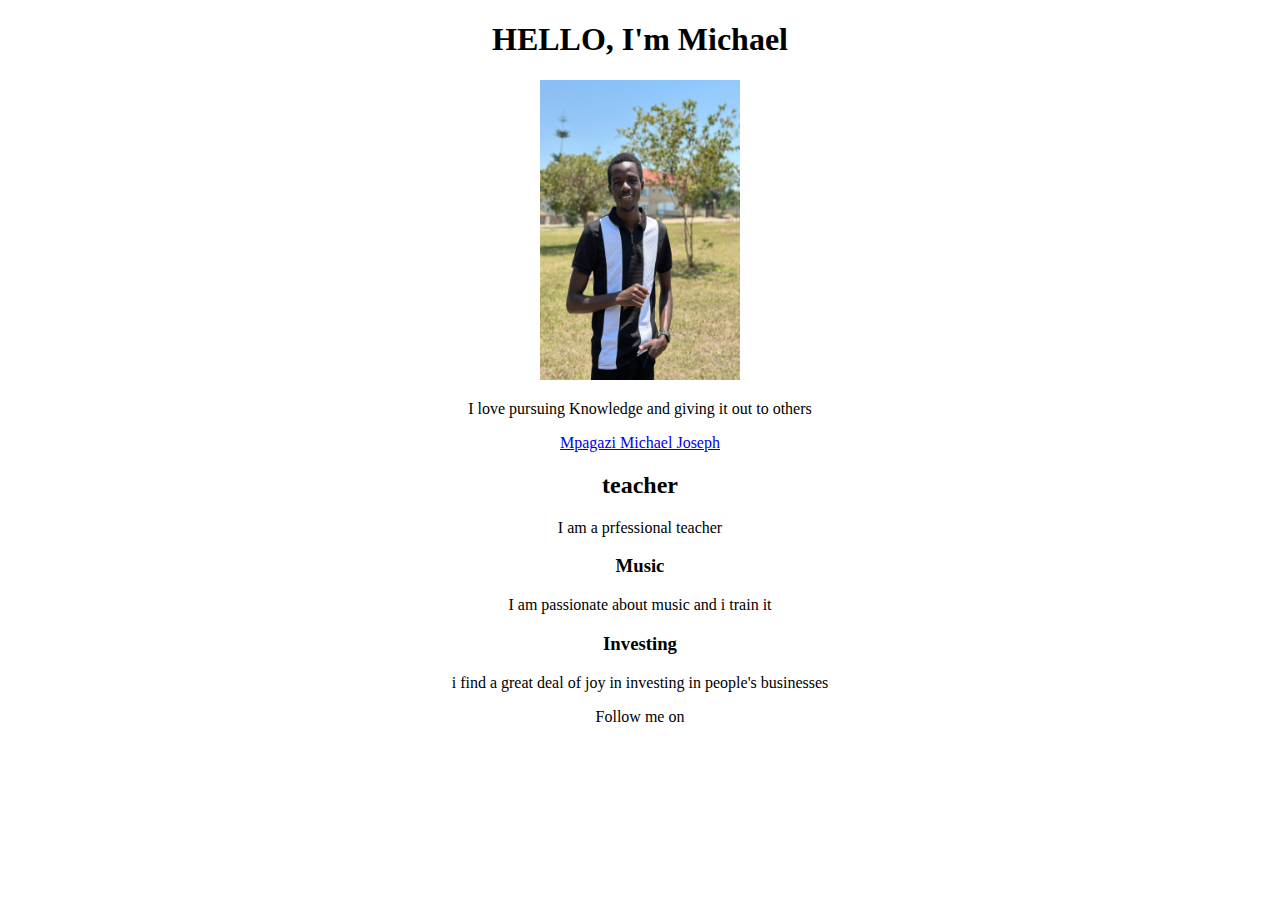
<file: index.html>
<!DOCTYPE html>
<html lang="en">
<head>
    <meta charset="UTF-8">
    <meta name="viewport" content="width=device-width, initial-scale=1.0">
    <title>CV</title>
    <link rel="icon" href="favicon-32.png" type="image/png">
    <link rel="shortcut icon" href="favicon-32.ico" type="image/x-icon">
</head>
<body>
    <center>
    <h1>HELLO, I'm Michael
        
    </h1>
    <img src="MYSELF.jpg" alt="My Photo" style="width:200px;height:300px;">
    <p>I love pursuing Knowledge and giving it out to others</p>
    <p> <a href="cvinfo.html">Mpagazi Michael Joseph</a></p>
    <h2>teacher</h2>
    <p>I am a prfessional teacher </p>
    <h3>Music</h3>
    <p>I am passionate about music and i train it</p>
    <h3>Investing</h3>
    <p>i find a great deal of joy in investing in people's businesses</p>
    <p>Follow me on</p>
    <!-- removed stray favicon link that was incorrectly inside an H1 -->
    </center>
</body>
</html>
</file>
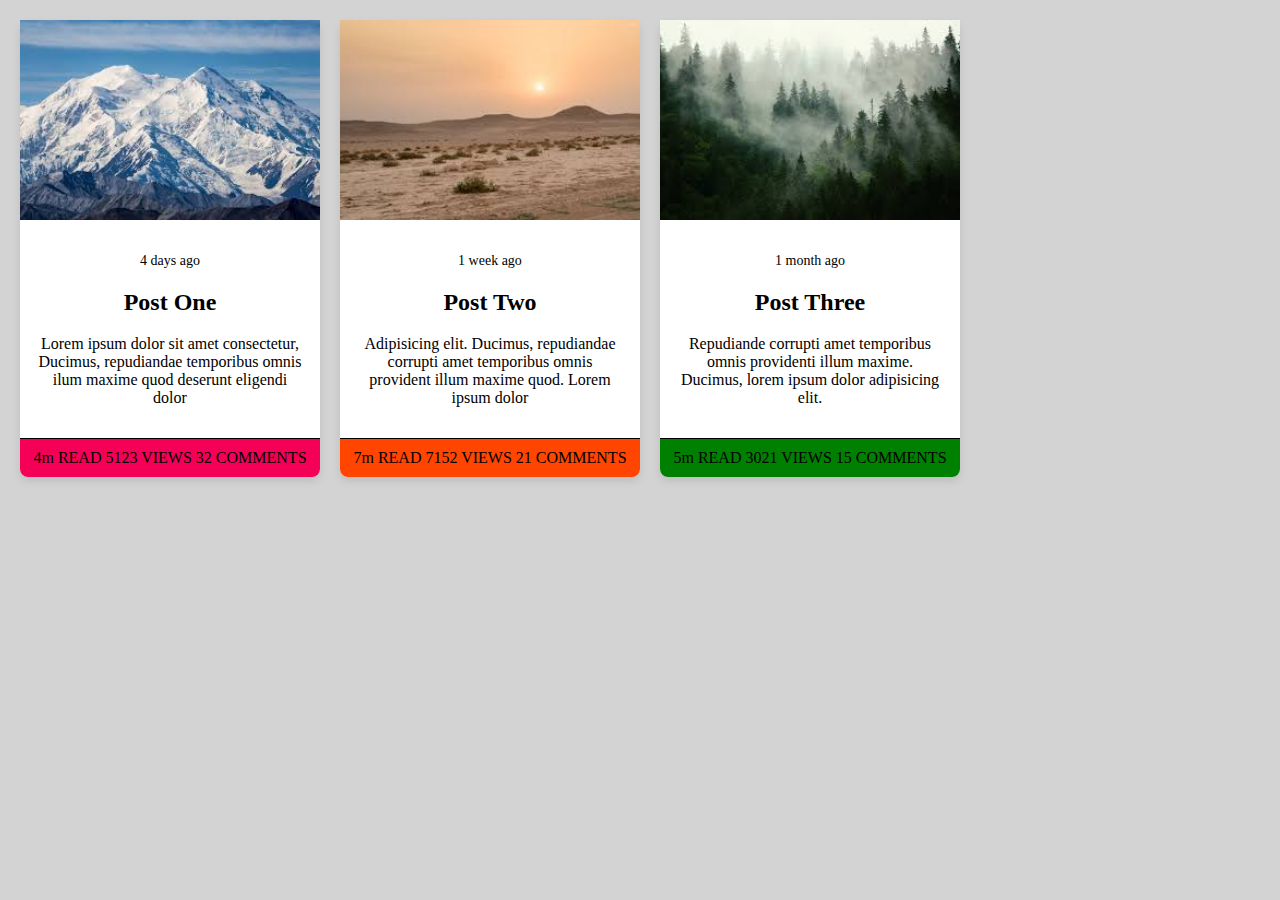
<file: blog.html>
<!DOCTYPE html>
<html lang="en">
<head>
    <meta charset="UTF-8">
    <meta name="viewport" content="width=device-width, initial-scale=1.0">
    <title>post card</title>
    <link rel="stylesheet" href="blogstyle.css">
</head>
<body>
    <div class="container">
        <div class="card">
            <img src ="mountain.jpg" alt="mountain">
            <div class="content">
                <p class="date days">4 days ago</p>
                <h2 class="title">Post One</h2>
                <p class="statement">Lorem ipsum dolor sit amet consectetur, Ducimus, repudiandae temporibus omnis ilum maxime quod deserunt eligendi dolor  </p>
            </div>
            <div class="footer one">
                <div class="metric">
                <span>4m READ</span>
                <span>5123 VIEWS</span>
                <span>32 COMMENTS</span>
                </div>
            </div>
        </div>
        <div class="card">
            <img src="desert.jpg" alt="desert">
            <div class="content">
                <p class="date second">1 week ago</p>
                <h2 class="title">Post Two</h2>
                <p class="statement">Adipisicing elit. Ducimus, repudiandae corrupti amet temporibus omnis provident illum maxime quod. Lorem ipsum dolor </p>    
            </div>
            <div class="footer two">
                <div class="metric">
                <span >7m READ</span>
                <span>7152 VIEWS</span>
                <span>21 COMMENTS</span>
                </div>
            </div>
        </div>
        <div class="card">
            <img src="forest.jpg" alt="forest">
            <div class="content">
                <p class="date third">1 month ago</p>
                <h2 class="title">Post Three</h2>
                <p class="statement">Repudiande corrupti amet temporibus omnis providenti illum maxime. Ducimus, lorem ipsum dolor adipisicing elit.  </p>
            </div>
            <div class="footer three">
                <div class="metric">
                <span >5m READ</span>
                <span>3021 VIEWS</span>
                <span>15 COMMENTS</span>
                </div>
            </div>

        </div>






    </div>
</body>
</html>
</file>
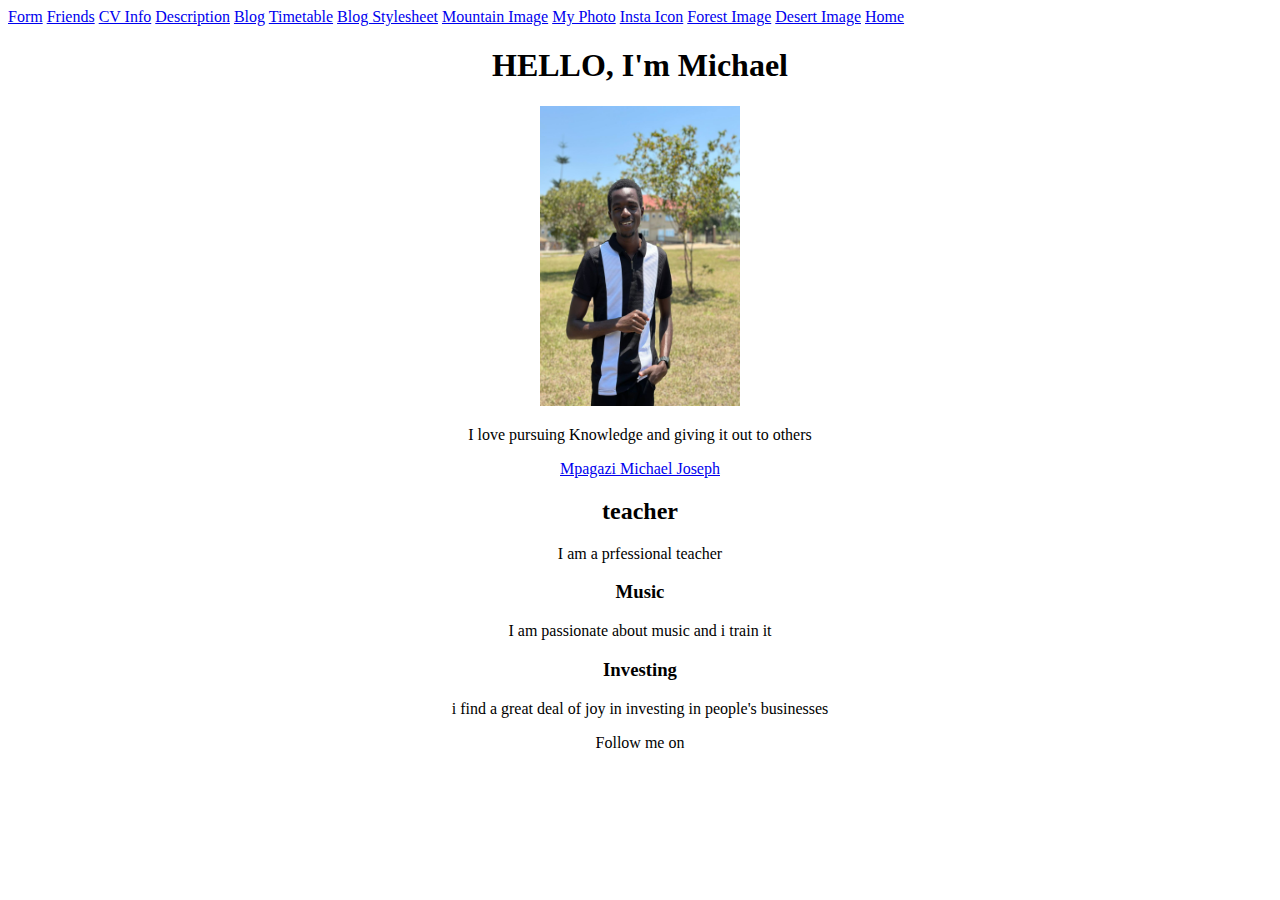
<file: CV.html>
<!DOCTYPE html>
<html lang="en">
<head>
    <meta charset="UTF-8">
    <meta name="viewport" content="width=device-width, initial-scale=1.0">
    <title>CV</title>
    <link rel="icon" href="favicon-32.png" type="image/png">
    <link rel="shortcut icon" href="favicon-32.ico" type="image/x-icon">
    <a href="form.html">Form</a>
    <a href="friends.html">Friends</a>
    <a href="cvinfo.html">CV Info</a>
    <a href="description.html">Description</a>
    <a href="blog.html">Blog</a>
    <a href="timetable.html">Timetable</a>
    <a href="blogstyle.css">Blog Stylesheet</a>
    <a href="mountain.jpg">Mountain Image</a>
    <a href="MYSELF.jpg">My Photo</a>
    <a href="insta.png">Insta Icon</a>
    <a href="forest.jpg">Forest Image</a>
    <a href="desert.jpg">Desert Image</a>
    <a href="index.html">Home</a>
</head>
<body>
    <center>
    <h1>HELLO, I'm Michael
        
    </h1>
    <img src="MYSELF.jpg" alt="My Photo" style="width:200px;height:300px;">
    <p>I love pursuing Knowledge and giving it out to others</p>
    <p> <a href="cvinfo.html">Mpagazi Michael Joseph</a></p>
    <h2>teacher</h2>
    <p>I am a prfessional teacher </p>
    <h3>Music</h3>
    <p>I am passionate about music and i train it</p>
    <h3>Investing</h3>
    <p>i find a great deal of joy in investing in people's businesses</p>
    <p>Follow me on</p>
    <!-- removed stray favicon link that was incorrectly inside an H1 -->
    </center>
</body>
</html>
</file>
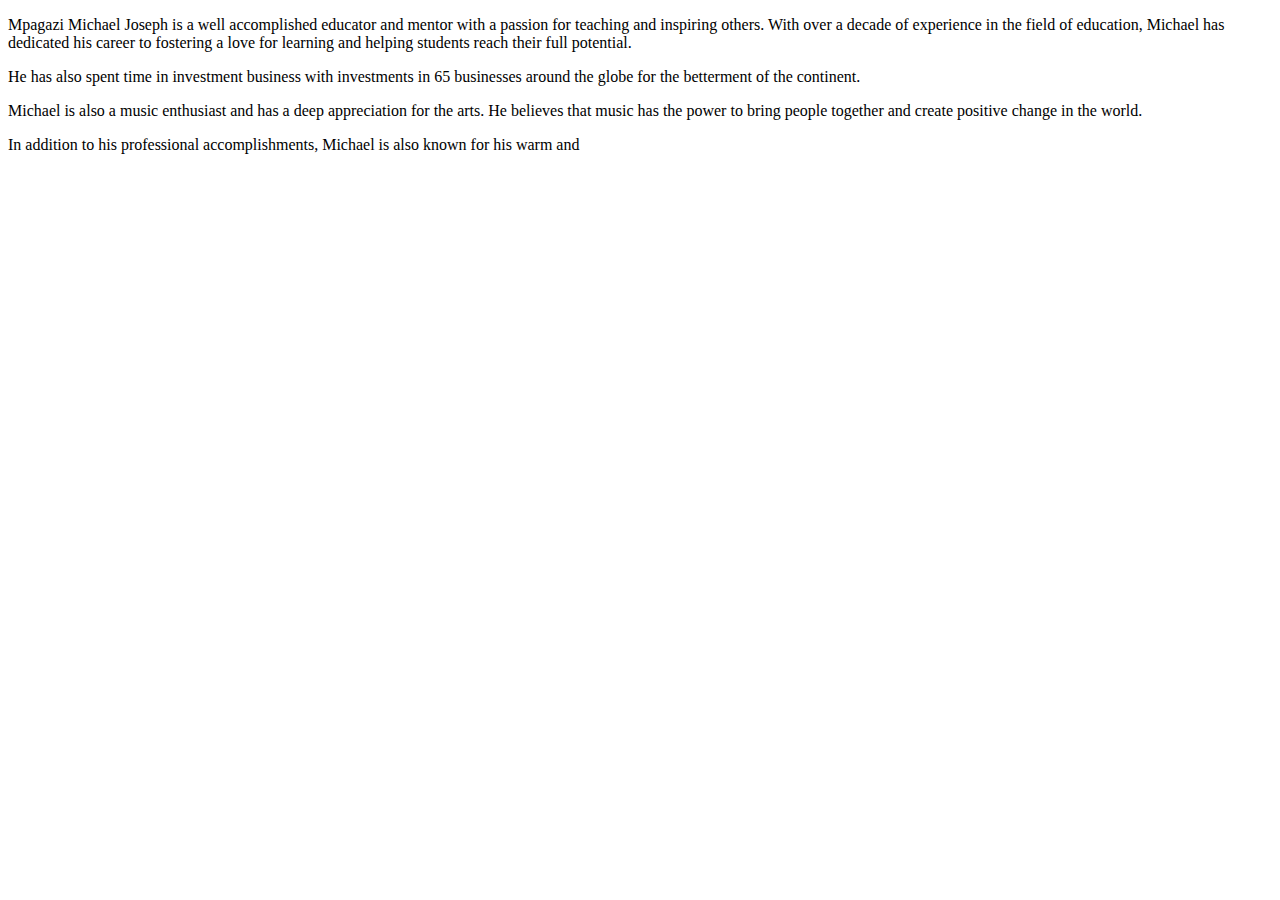
<file: cvinfo.html>
<!DOCTYPE html>
<html lang="en">
<head>
    <meta charset="UTF-8">
    <meta name="viewport" content="width=device-width, initial-scale=1.0">
    <title>Document</title>
</head>
<body>
    <p>
        Mpagazi Michael Joseph is a well accomplished educator and mentor with a passion for teaching and inspiring others. With over a decade of experience in the field of education, Michael has dedicated his career to fostering a love for learning and helping students reach their full potential.
    </p>
    <p>He has also spent time in investment business with investments in 65 businesses around the globe for the betterment of the continent.</p>
    <p>Michael is also a music enthusiast and has a deep appreciation for the arts. He believes that music has the power to bring people together and create positive change in the world.</p>
    <p>In addition to his professional accomplishments, Michael is also known for his warm and
</body>
</html>
</file>
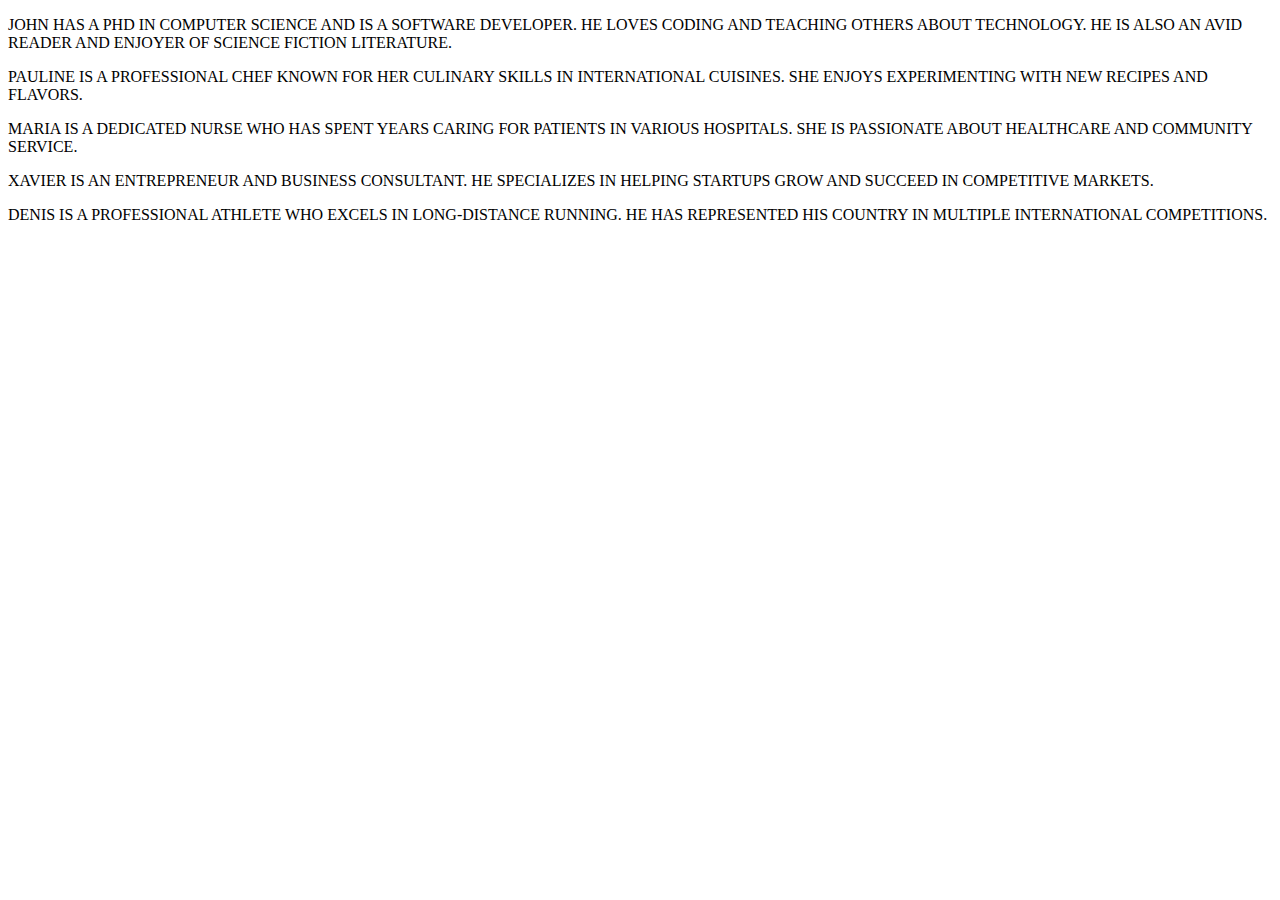
<file: description.html>
<!DOCTYPE html>
<html lang="en">
<head>
    <meta charset="UTF-8">
    <meta name="viewport" content="width=device-width, initial-scale=1.0">
    <title>FRIENDS description</title>
</head>
<body>
    <p>JOHN HAS A PHD IN  COMPUTER SCIENCE AND IS A SOFTWARE DEVELOPER. HE LOVES CODING AND TEACHING OTHERS ABOUT TECHNOLOGY.
    HE IS ALSO AN AVID READER AND ENJOYER OF SCIENCE FICTION LITERATURE.</p>
    <p>PAULINE IS A PROFESSIONAL CHEF KNOWN FOR HER CULINARY SKILLS IN INTERNATIONAL CUISINES. SHE ENJOYS EXPERIMENTING WITH NEW RECIPES AND FLAVORS.</p>
    <p>MARIA IS A DEDICATED NURSE WHO HAS SPENT YEARS CARING FOR PATIENTS IN VARIOUS HOSPITALS. SHE IS PASSIONATE ABOUT HEALTHCARE AND COMMUNITY SERVICE.</p>
    <p>XAVIER IS AN ENTREPRENEUR AND BUSINESS CONSULTANT. HE SPECIALIZES IN HELPING STARTUPS GROW AND SUCCEED IN COMPETITIVE MARKETS.</p>
    <p>
    DENIS IS A PROFESSIONAL ATHLETE WHO EXCELS IN LONG-DISTANCE RUNNING. HE HAS REPRESENTED HIS COUNTRY IN MULTIPLE INTERNATIONAL COMPETITIONS.</p>
</body>
</html>
</file>
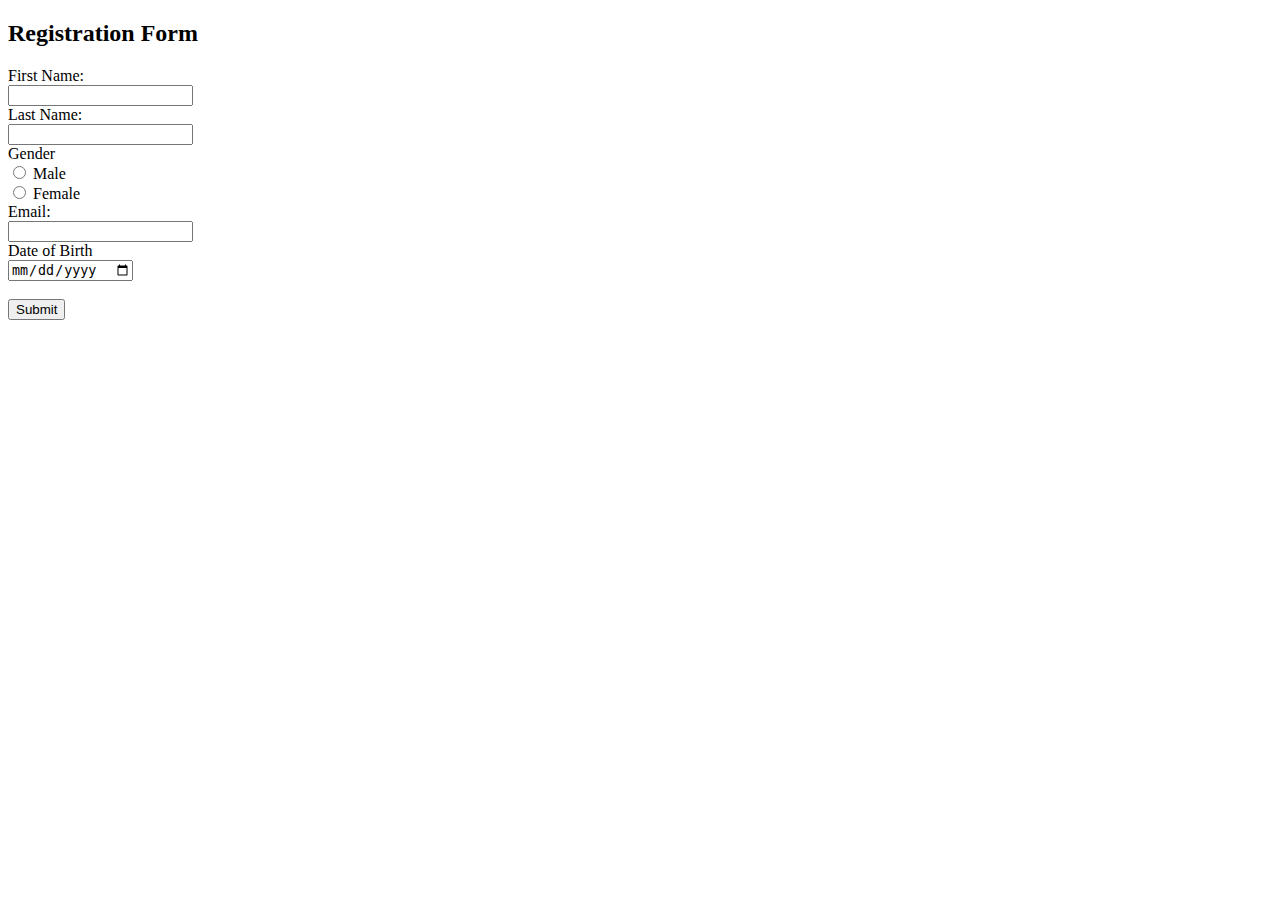
<file: form.html>
<!DOCTYPE html>
<html lang="en">
<head>
    <meta charset="UTF-8">
    <meta name="viewport" content="width=device-width, initial-scale=1.0">
    <title>FORM</title>
</head>
<body>
    <h2>Registration Form</h2>
    <form action="/action_page.php">
        <label for="fname">First Name:</label><br>
        <input type="text" id="fname" name="fname"><br>
        <label for="lname">Last Name:</label><br>
        <input type="text" id="lname" name="lname"><br>
        <label for="Gender">Gender</label><br>
        <input type="radio" id="Male" name="" name="gender" value="Male">
        <label for="Male">Male</label><br>
        <input type="radio" id="Female" name="gender" value="Female">
        <label for="Female">Female</label><br>
        <label for="email">Email:</label><br>
        <input type="email" id="email" name="email"><br>
        <label for="dd/mm/yyy">Date of Birth</label><br>
        <input type="date" id="dd/mm/yyy" name="dd/mm/yyy"><br><br>
        <input type="submit" value="Submit">
    


    </form>
</body>
</html>
</file>
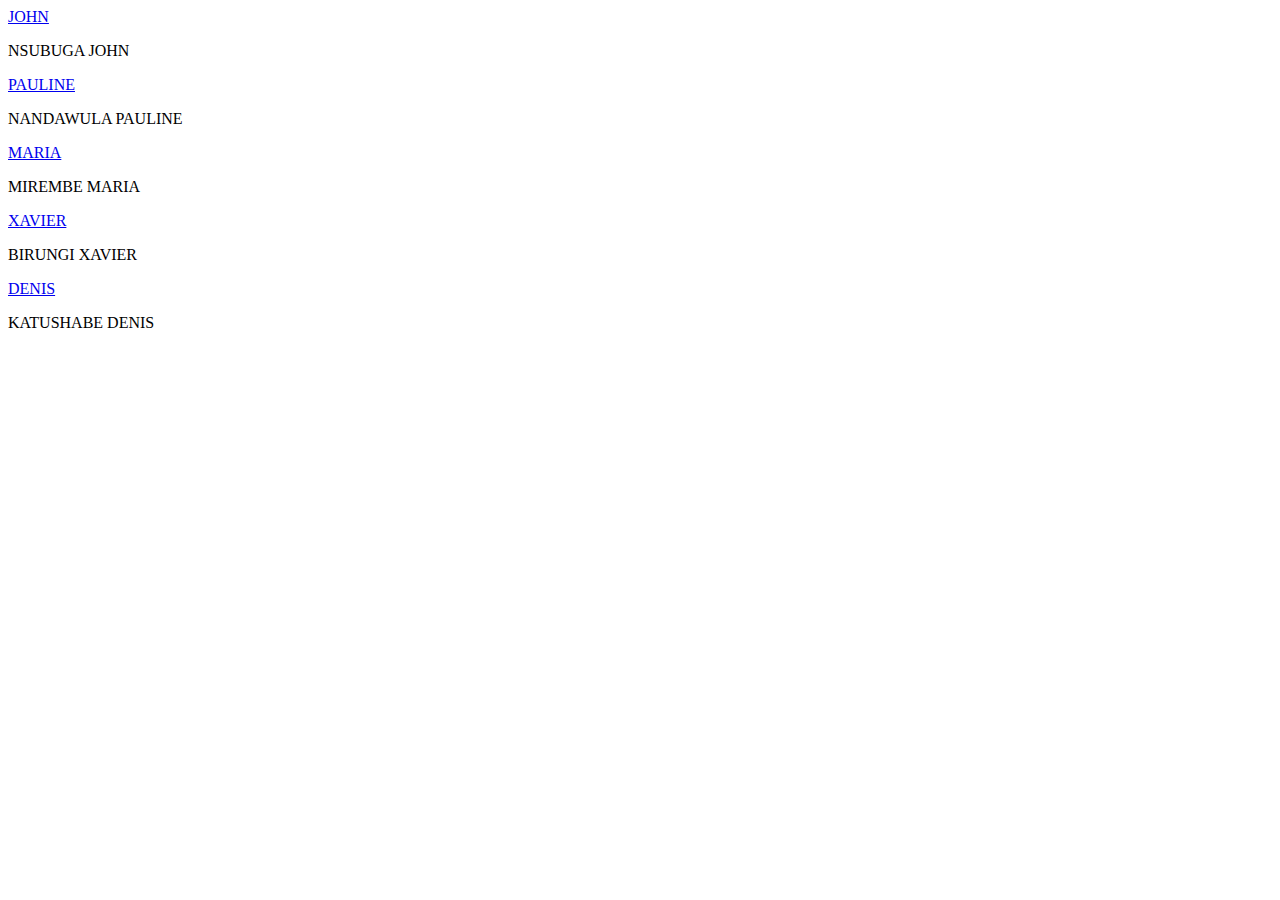
<file: FRIENDS.html>
<!DOCTYPE html>
<html lang="en">
<head>
    <meta charset="UTF-8">
    <meta name="viewport" content="width=device-width, initial-scale=1.0">
    <title>FRIENDS LIST</title>
</head>
<body>
    <a href="description.html">JOHN</a><p>NSUBUGA JOHN</p>
    <a href="description.html">PAULINE</a><p>NANDAWULA PAULINE</p>
    <a href="description.html">MARIA</a><p>MIREMBE MARIA</p>
    <a href="description.html">XAVIER</a><p>BIRUNGI XAVIER</p>
    <a href="description.html">DENIS</a><p>KATUSHABE DENIS</p>
</body>
</html>
</file>
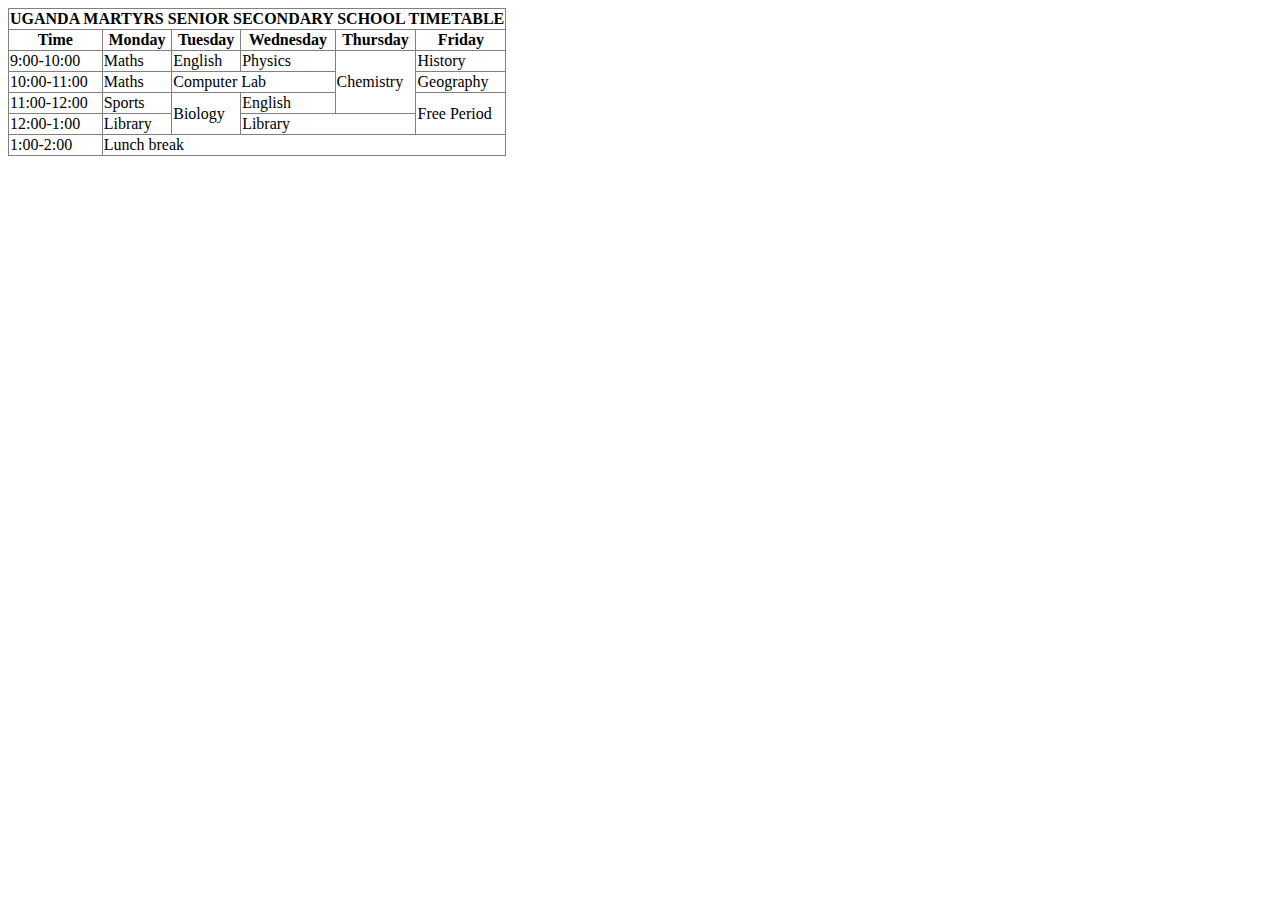
<file: timetable.html>
<!DOCTYPE html>
<html lang="en">
<head>
    <meta charset="UTF-8">
    <meta name="viewport" content="width=device-width, initial-scale=1.0">
    <title>Timetable</title>
    <style>
        table, th, td {
            border-collapse: collapse;

        }
        

        
    </style>
</head>
<body>
    <table border="1">
        <tr>
     <th colspan ="6">UGANDA MARTYRS SENIOR SECONDARY SCHOOL TIMETABLE</th> </tr>
     <tr><th>Time</th>
     <th>Monday</th>
     <th>Tuesday</th>
     <th>Wednesday</th>
     <th>Thursday</th>
     <th>Friday</th>
     </tr>
     <tr>
        <td>9:00-10:00</td>
        <td>Maths</td>
        <td>English</td>
        <td>Physics</td>
        <td rowspan="3">Chemistry</td>
        <td>History</td>
     </tr>
    <tr>
        <td>10:00-11:00</td>
        <td>Maths</td>
        <td colspan="2">Computer Lab</td>
        <td>Geography</td>
    </tr>
     <tr>
        <td>11:00-12:00</td>
        <td>Sports</td>
        <td rowspan="2">Biology</td>
        <td>English</td>
        <td rowspan="2" >Free Period</td>
     </tr>
     <tr>
     <td>12:00-1:00</td>   
     <td>Library</td>
     <td colspan="2">Library</td>
     </tr>
     <tr>
        <td>1:00-2:00</td>
        <td colspan ="5">Lunch break</td>
     </tr>
 







    </table>
    
</body>
</html>
</file>
<file: blogstyle.css>
body {
    display: flex;
    background-color: lightgray;
    margin: 0;
    padding: 0;

}
.container {
    display: flex;
    justify-content: center;
    gap: 20px;
    padding: 20px;

}
.card {
    width: 300px;
    border-radius: 8px;
    box-shadow: 0 4px 8px rgba(0, 0, 0, 0.1);
    overflow: hidden
    text-align: center;
    background-color: white;
    flex direction: column;
    border top left radius: 8px;
    border top right radius: 8px;
}
.card img {
    width: 100%;
    height: 200px
    object-fit: cover
}
.content {
    padding: 15px;
    flex-grow: 1;
    text-align: center; 
}
.footer {
    padding: 10px;

    display: flex;
    justify-content: space-around;
    text color: white;
    border-top: 1px solid;
    border-bottom-left-radius: 8px;
    border-bottom-right-radius: 8px;
    
}
.date {
    font-size: 14px;
    margin-bottom: auto;
}


.metric {
    padding: 5px
    flex-basis: 33.33%; 
    
}
.one {
    background-color: #f50057;
    text-colo
}
.two {
    background-color: orangered;
}
.three {
    background-color: green;
}
</file>
